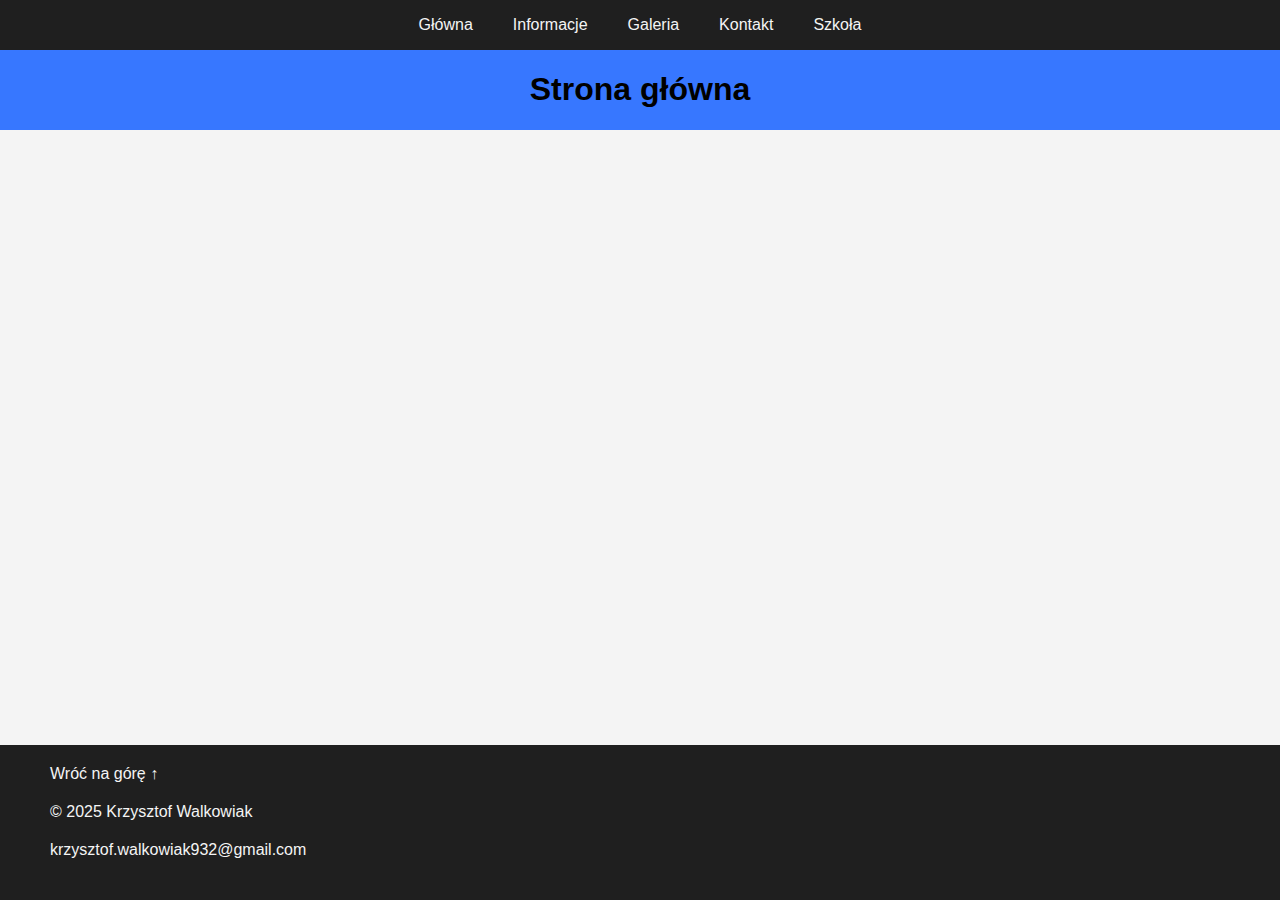
<file: index.html>
<!DOCTYPE html>
<html lang="pl">
<head>
    <meta charset="UTF-8">
    <meta name="viewport" content="width=device-width, initial-scale=1.0">
    <meta name="author" content="Krzysztof Walkowiak">
    <title>Strona główna</title>
    <link rel="stylesheet" href="style.css">
</head>
<body>
    <div class="container">
        <nav class="navbar">
            <label for="navbar-active" class="open-navbar">
                <svg xmlns="http://www.w3.org/2000/svg" height="32px" viewBox="0 -960 960 960" width="32px" fill="#e3e3e3"><path d="M120-240v-66.67h720V-240H120Zm0-206.67v-66.66h720v66.66H120Zm0-206.66V-720h720v66.67H120Z"/></svg>
            </label>
            <input type="checkbox" id="navbar-active">
            <label id="overlay" for="navbar-active"></label>
            <div class="linktainer">
                <label for="navbar-active" class="close-navbar">
                    <svg xmlns="http://www.w3.org/2000/svg" height="32px" viewBox="0 -960 960 960" width="32px" fill="#e3e3e3"><path d="m251.33-204.67-46.66-46.66L433.33-480 204.67-708.67l46.66-46.66L480-526.67l228.67-228.66 46.66 46.66L526.67-480l228.66 228.67-46.66 46.66L480-433.33 251.33-204.67Z"/></svg>
                </label>
                    <a href="index.html">Główna</a>
                    <a href="info.html">Informacje</a>
                    <a href="gallery.html">Galeria</a>
                    <a href="contact.html">Kontakt</a>
                    <a href="https://www.paderek-knurow.pl">Szkoła</a>
            </div>
        </nav>
        <header>
            <h1 class="header-h1">Strona główna</h1>
        </header>
        <main>

        </main>
        <footer>
                <p>
                    <a href="#top">Wróć na górę &uarr;</a>
                </p>
                <p>
                    &copy; 2025 Krzysztof Walkowiak
                </p>
                <p>
                    <a href="mailto:krzysztof.walkowiak932@gmail.com">krzysztof.walkowiak932@gmail.com</a>
                </p>
        </footer>
    </div>
</body>
<script src="script.js"></script>
</html>
</file>
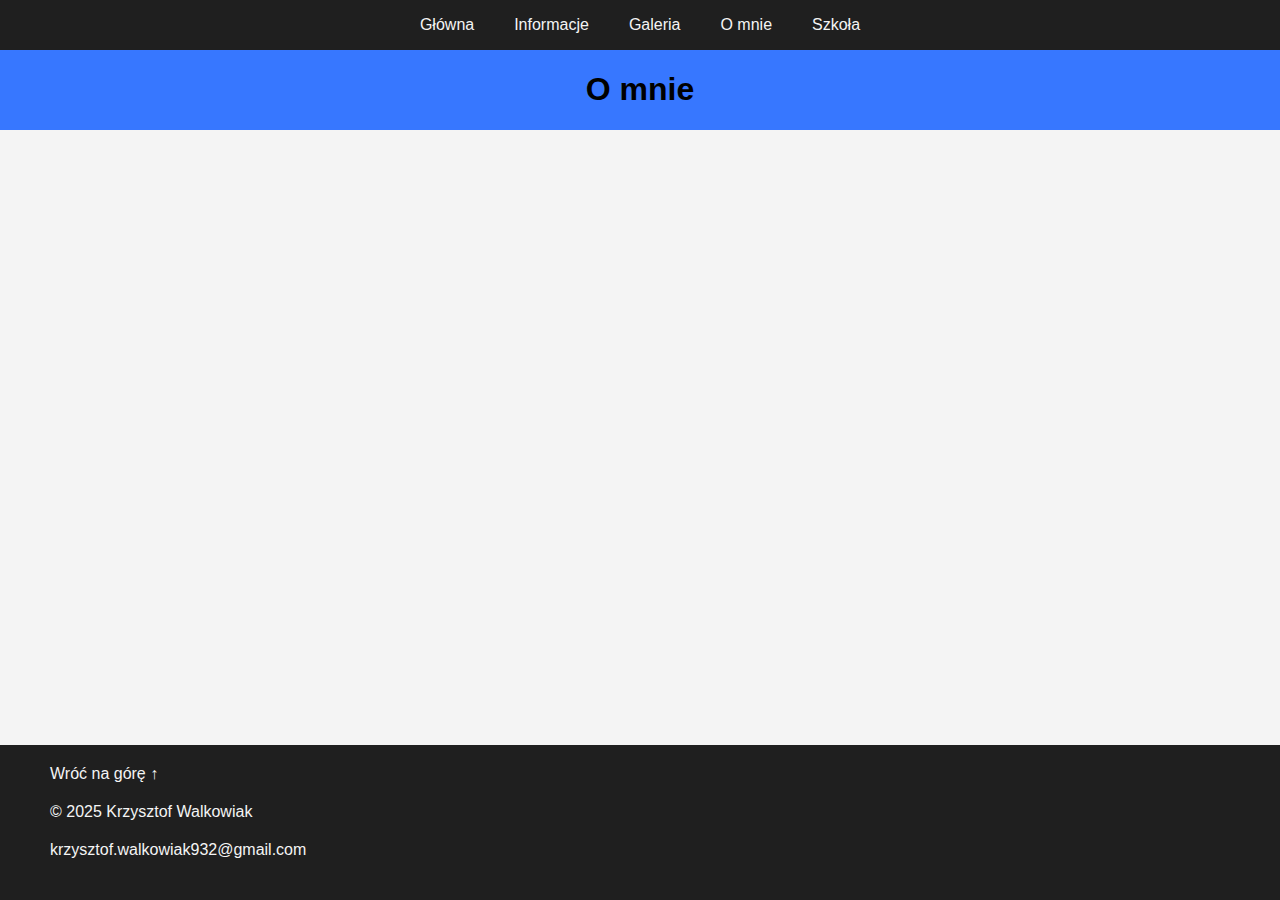
<file: about.html>
<!DOCTYPE html>
<html lang="pl">
<head>
    <meta charset="UTF-8">
    <meta name="viewport" content="width=device-width, initial-scale=1.0">
    <meta name="author" content="Krzysztof Walkowiak">
    <title>O mnie</title>
    <link rel="stylesheet" href="style.css">
</head>
<body>
    <div class="container">
        <nav class="navbar">
            <label for="navbar-active" class="open-navbar">
                <svg xmlns="http://www.w3.org/2000/svg" height="32px" viewBox="0 -960 960 960" width="32px" fill="#e3e3e3"><path d="M120-240v-66.67h720V-240H120Zm0-206.67v-66.66h720v66.66H120Zm0-206.66V-720h720v66.67H120Z"/></svg>
            </label>
            <input type="checkbox" id="navbar-active">
            <label id="overlay" for="navbar-active"></label>
            <div class="linktainer">
                <label for="navbar-active" class="close-navbar">
                    <svg xmlns="http://www.w3.org/2000/svg" height="32px" viewBox="0 -960 960 960" width="32px" fill="#e3e3e3"><path d="m251.33-204.67-46.66-46.66L433.33-480 204.67-708.67l46.66-46.66L480-526.67l228.67-228.66 46.66 46.66L526.67-480l228.66 228.67-46.66 46.66L480-433.33 251.33-204.67Z"/></svg>
                </label>
                    <a href="index.html">Główna</a>
                    <a href="info.html">Informacje</a>
                    <a href="gallery.html">Galeria</a>
                    <a href="about.html">O mnie</a>
                    <a href="https://www.paderek-knurow.pl">Szkoła</a>
            </div>
        </nav>
        <header>
            <h1 class="header-h1">O mnie</h1>
        </header>
        <main>

        </main>
        <footer>
                <p>
                    <a href="#top">Wróć na górę &uarr;</a>
                </p>
                <p>
                    &copy; 2025 Krzysztof Walkowiak
                </p>
                <p>
                    <a href="mailto:krzysztof.walkowiak932@gmail.com">krzysztof.walkowiak932@gmail.com</a>
                </p>
        </footer>
    </div>
</body>
<script src="script.js"></script>
</html>
</file>
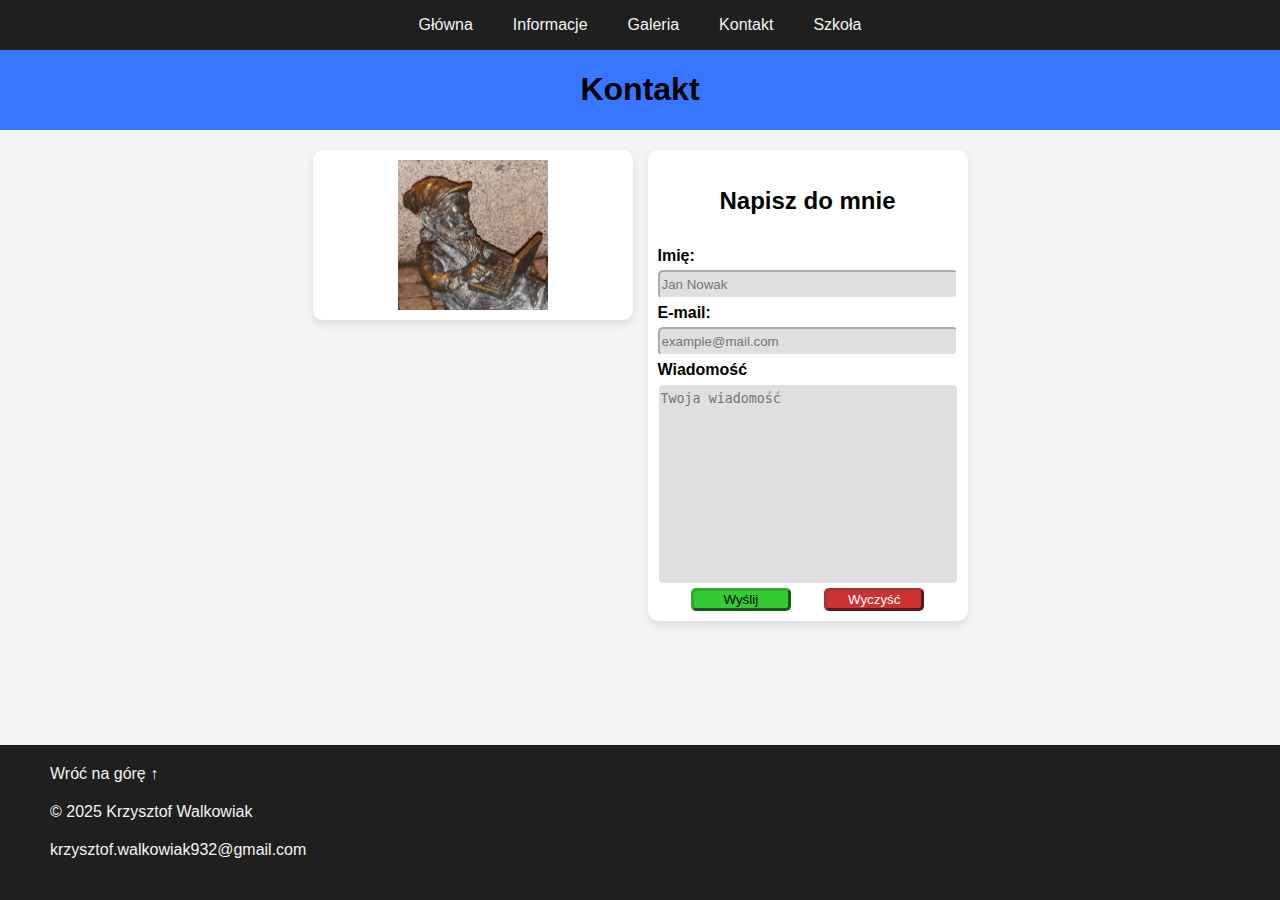
<file: contact.html>
<!DOCTYPE html>
<html lang="pl">
  <head>
    <meta charset="UTF-8" />
    <meta name="viewport" content="width=device-width, initial-scale=1.0" />
    <meta name="author" content="Krzysztof Walkowiak" />
    <title>Kontakt</title>
    <link rel="stylesheet" href="style.css" />
  </head>
  <body>
    <div class="container">
      <nav class="navbar">
        <label for="navbar-active" class="open-navbar">
          <svg
            xmlns="http://www.w3.org/2000/svg"
            height="32px"
            viewBox="0 -960 960 960"
            width="32px"
            fill="#e3e3e3"
          >
            <path
              d="M120-240v-66.67h720V-240H120Zm0-206.67v-66.66h720v66.66H120Zm0-206.66V-720h720v66.67H120Z"
            />
          </svg>
        </label>
        <input type="checkbox" id="navbar-active" />
        <label id="overlay" for="navbar-active"></label>
        <div class="linktainer">
          <label for="navbar-active" class="close-navbar">
            <svg
              xmlns="http://www.w3.org/2000/svg"
              height="32px"
              viewBox="0 -960 960 960"
              width="32px"
              fill="#e3e3e3"
            >
              <path
                d="m251.33-204.67-46.66-46.66L433.33-480 204.67-708.67l46.66-46.66L480-526.67l228.67-228.66 46.66 46.66L526.67-480l228.66 228.67-46.66 46.66L480-433.33 251.33-204.67Z"
              />
            </svg>
          </label>
          <a href="index.html">Główna</a>
          <a href="info.html">Informacje</a>
          <a href="gallery.html">Galeria</a>
          <a href="contact.html">Kontakt</a>
          <a href="https://www.paderek-knurow.pl" target="_blank">Szkoła</a>
        </div>
      </nav>
      <header>
        <h1 class="header-h1">Kontakt</h1>
      </header>
      <main>
        <div class="aboutainer">
          <img src="svgs/profile-pic.jpg" alt="Profilowe" height="150px">
        </div>
        <div class="contact-form">
          <form action="#">
            <legend><h2>Napisz do mnie</h2></legend>
            <label for="imie">Imię: </label>
            <input type="text" id="imie" name="imie" placeholder="Jan Nowak" />
            <label for="e-mail">E-mail: </label>
            <input
              type="email"
              id="e-mail"
              name="e-mail"
              placeholder="example@mail.com"
            />
            <label for="messeage">Wiadomość</label>
            <textarea
              name="messeage"
              id="text"
              placeholder="Twoja wiadomość"
            ></textarea>
            <div class="buttons">
              <input type="submit" id="submit" value="Wyślij" />
              <input type="reset" id="reset" value="Wyczyść" />
            </div>
          </form>
        </div>
        <div class="tabtainer">
          <table>
            <thead>
              <tr>
                <th>Imię</th>
                <th>E-mail</th>
                <th>Wiadomość</th>
              </tr>
            </thead>
            <tbody id="display-table">
            </tbody>
          </table>
        </div>
      </main>
      <footer>
        <p>
          <a href="#top">Wróć na górę &uarr;</a>
        </p>
        <p>&copy; 2025 Krzysztof Walkowiak</p>
        <p>
          <a href="mailto:krzysztof.walkowiak932@gmail.com"
            >krzysztof.walkowiak932@gmail.com</a
          >
        </p>
      </footer>
    </div>
  </body>
  <script src="script.js"></script>
</html>
</file>
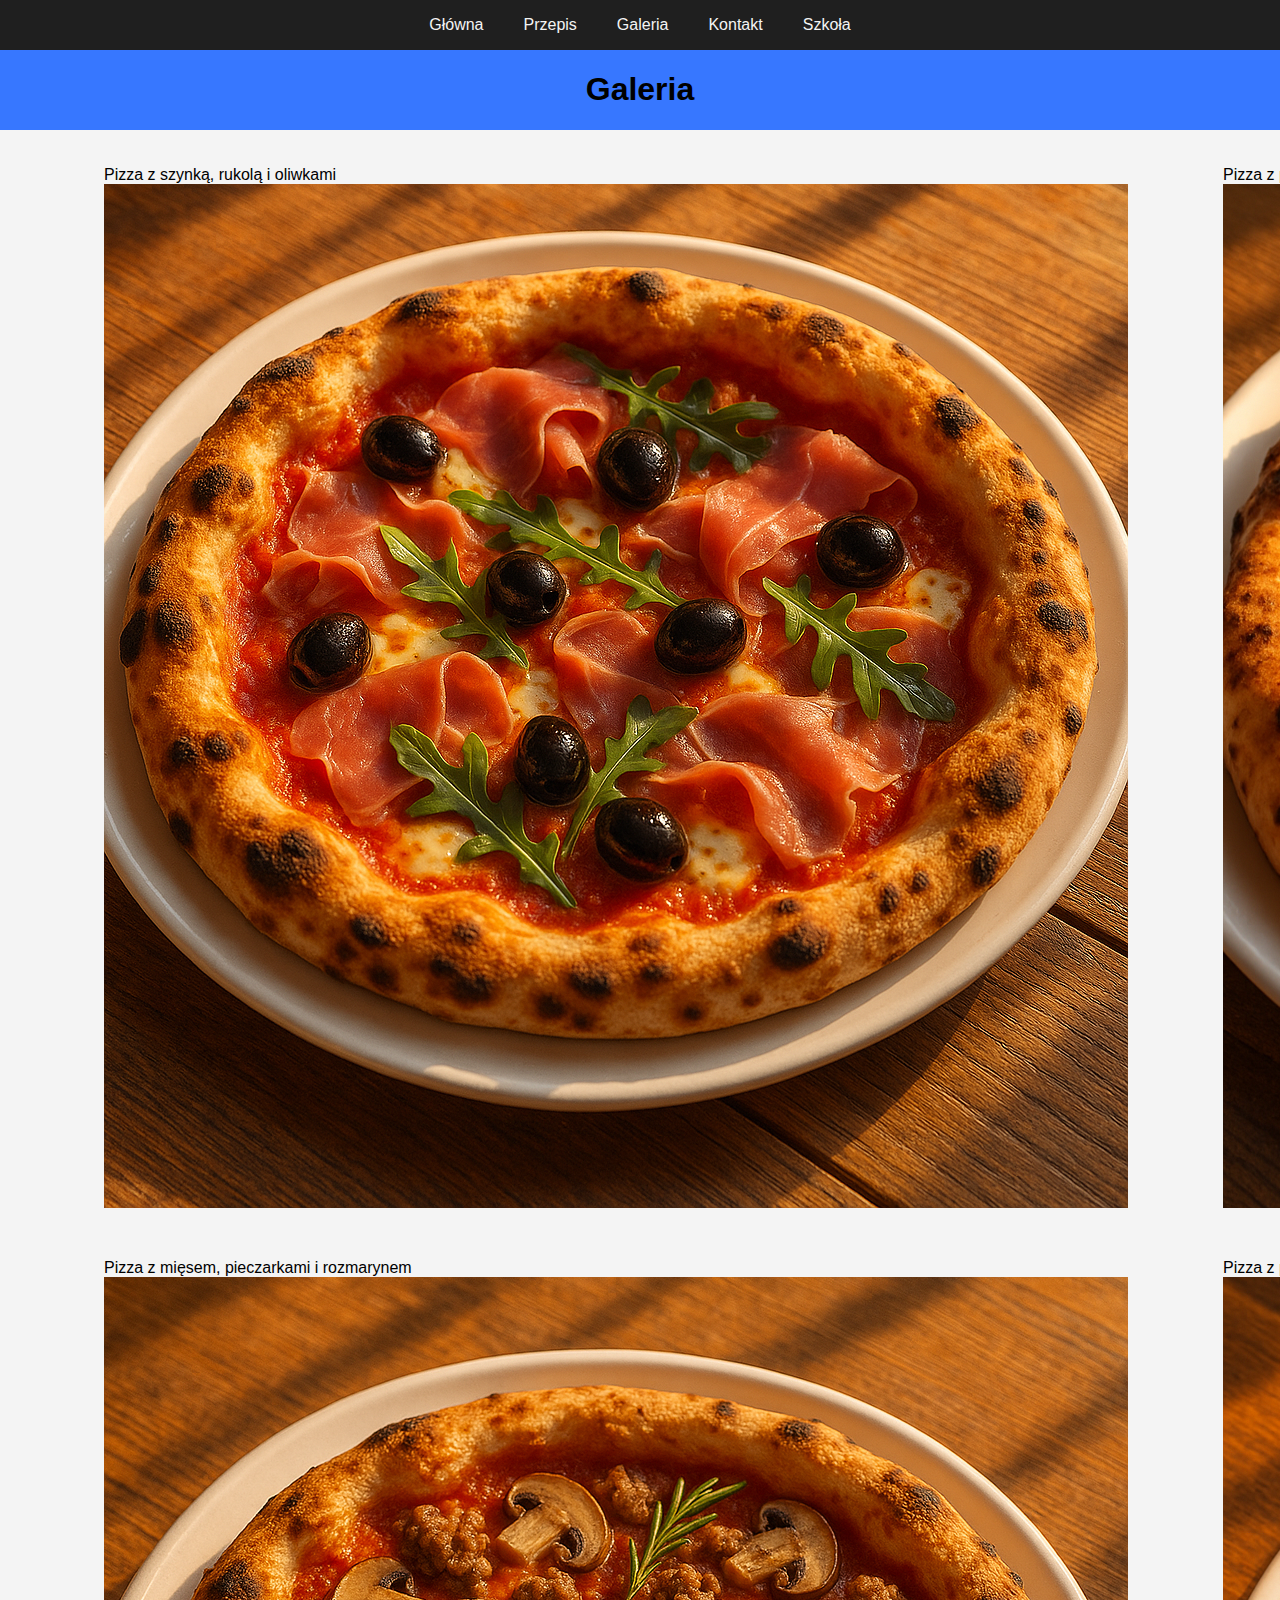
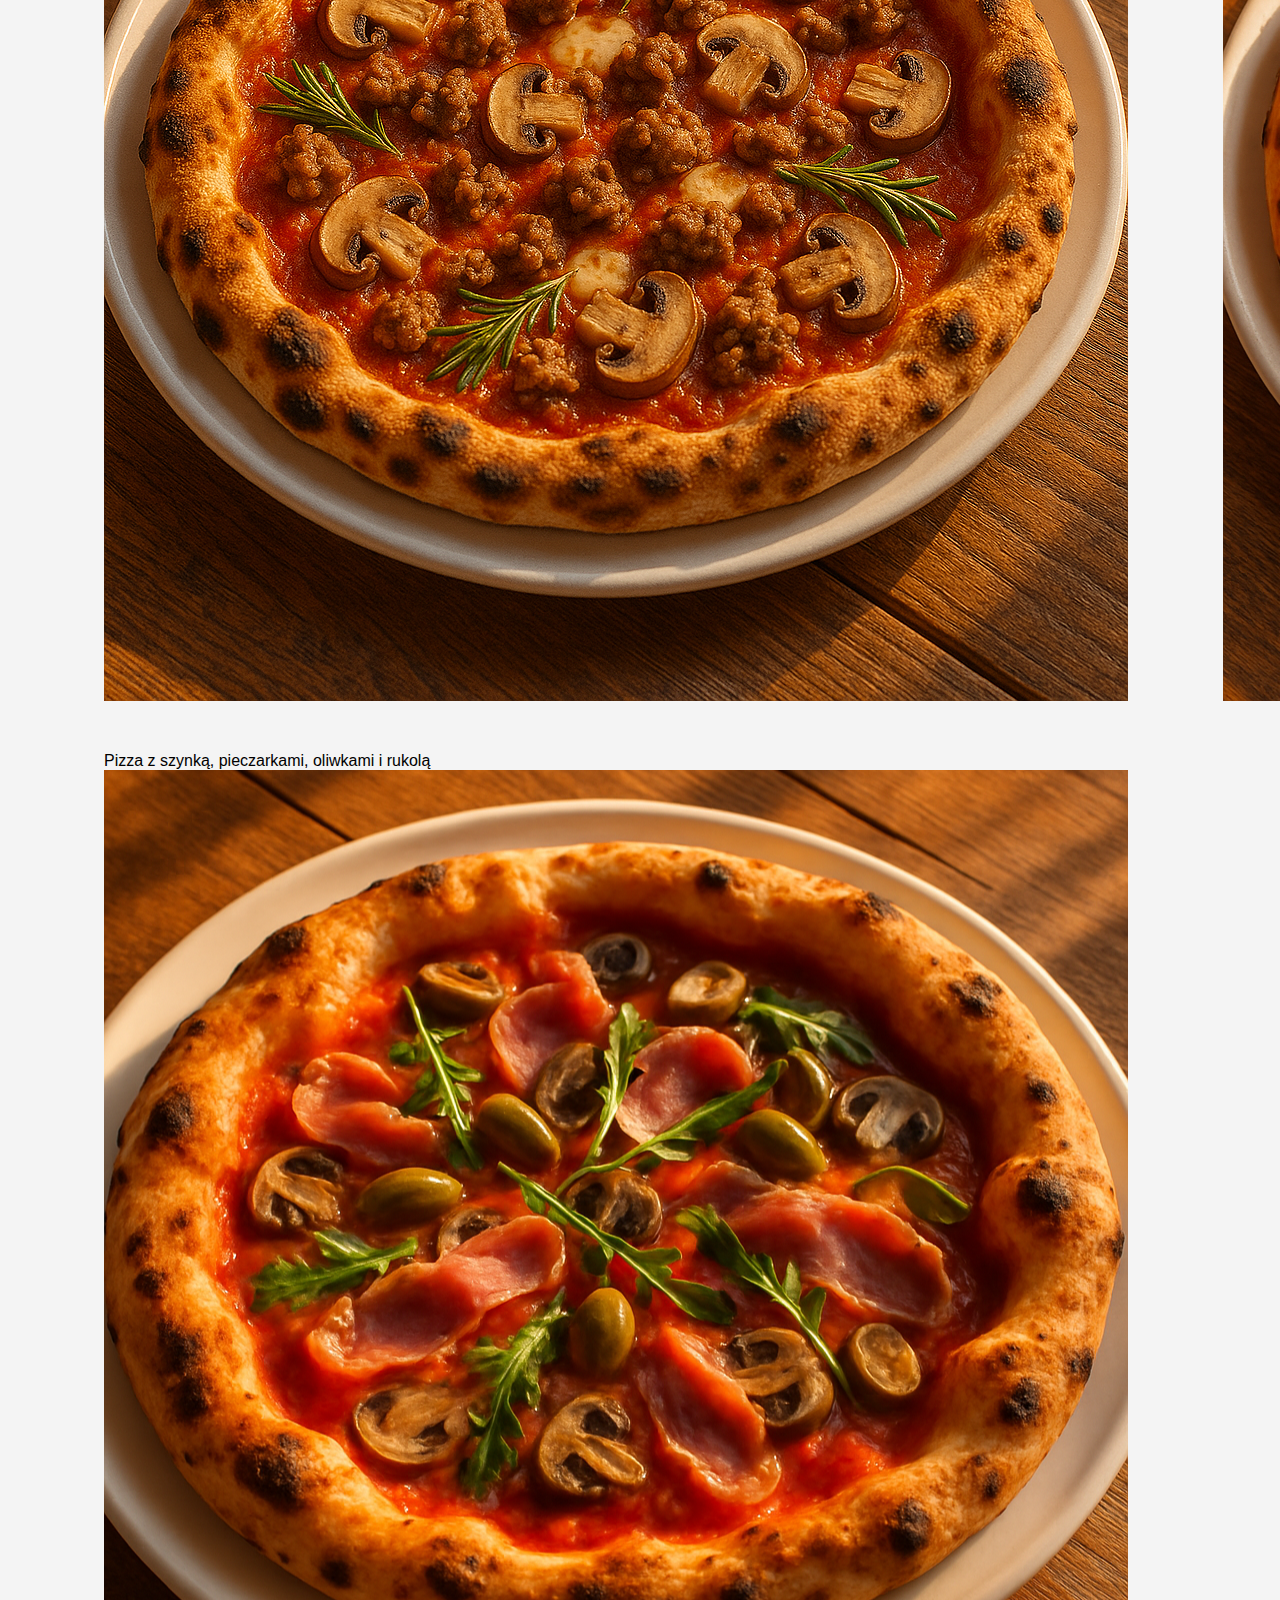
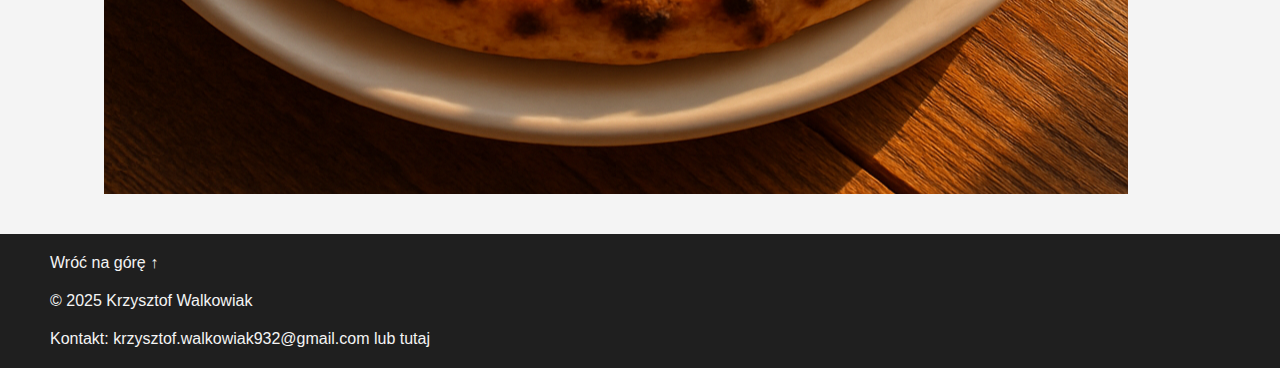
<file: gallery.html>
<!DOCTYPE html>
<html lang="pl">
  <head>
    <meta charset="UTF-8" />
    <meta name="viewport" content="width=device-width, initial-scale=1.0" />
    <meta name="author" content="Krzysztof Walkowiak" />
    <title>Galeria</title>
    <link rel="stylesheet" href="style.css" />
  </head>
  <body>
    <div class="container">
      <nav class="navbar">
        <label for="navbar-active" class="open-navbar">
          <svg
            xmlns="http://www.w3.org/2000/svg"
            height="32px"
            viewBox="0 -960 960 960"
            width="32px"
            fill="#e3e3e3"
          >
            <path
              d="M120-240v-66.67h720V-240H120Zm0-206.67v-66.66h720v66.66H120Zm0-206.66V-720h720v66.67H120Z"
            />
          </svg>
        </label>
        <input type="checkbox" id="navbar-active" />
        <label id="overlay" for="navbar-active"></label>
        <div class="linktainer">
          <label for="navbar-active" class="close-navbar">
            <svg
              xmlns="http://www.w3.org/2000/svg"
              height="32px"
              viewBox="0 -960 960 960"
              width="32px"
              fill="#e3e3e3"
            >
              <path
                d="m251.33-204.67-46.66-46.66L433.33-480 204.67-708.67l46.66-46.66L480-526.67l228.67-228.66 46.66 46.66L526.67-480l228.66 228.67-46.66 46.66L480-433.33 251.33-204.67Z"
              />
            </svg>
          </label>
          <a href="index.html">Główna</a>
          <a href="info.html">Przepis</a>
          <a href="gallery.html">Galeria</a>
          <a href="contact.html">Kontakt</a>
          <a href="https://www.paderek-knurow.pl">Szkoła</a>
        </div>
      </nav>
      <header class="page-header">
        <h1>Galeria</h1>
      </header>
      <main class="main-gallery">
        <figure class="fig-gallery" id="fig1">
          <figcaption class="figcap-gallery">
            Pizza z szynką, rukolą i oliwkami
          </figcaption>
          <img
            src="imgs/pizza_img_3.png"
            alt="Pizza z szynką, rukolą i oliwkami"
            class="img-gallery"
            id="gallery-img1"
          />
        </figure>
        <figure class="fig-gallery" id="fig2">
          <figcaption class="figcap-gallery">
            Pizza z pomidorkami i bazylią
          </figcaption>
          <img
            src="imgs/pizza_img_4.png"
            alt="Pizza z pomidorkami i bazylią"
            class="img-gallery"
            id="gallery-img2"
          />
        </figure>
        <figure class="fig-gallery" id="fig3">
          <figcaption class="figcap-gallery">
            Pizza z mięsem, pieczarkami i rozmarynem
          </figcaption>
          <img
            src="imgs/pizza_img_5.png"
            alt="Pizza z mięsem, pieczarkami i rozmarynem"
            class="img-gallery"
            id="gallery-img3"
          />
        </figure>
        <figure class="fig-gallery" id="fig4">
          <figcaption class="figcap-gallery">
            Pizza z pieczarkami i pietruszką
          </figcaption>
          <img
            src="imgs/pizza_img_6.png"
            alt="Pizza z pieczarkami i pietruszką"
            class="img-gallery"
            id="gallery-img4"
          />
        </figure>
        <figure class="fig-gallery" id="fig5">
          <figcaption class="figcap-gallery">
            Pizza z szynką, pieczarkami, oliwkami i rukolą
          </figcaption>
          <img
            src="imgs/pizza_img_7.png"
            alt="Pizza z szynką, pieczarkami, oliwkami i rukolą"
            class="img-gallery"
            id="gallery-img5"
          />
        </figure>
      </main>
      <footer>
        <p>
          <a href="#top">Wróć na górę &uarr;</a>
        </p>
        <p>&copy; 2025 Krzysztof Walkowiak</p>
        <p>
          Kontakt:
          <a href="mailto:krzysztof.walkowiak932@gmail.com" class="contact-link"
            >krzysztof.walkowiak932@gmail.com</a
          >
          lub <a href="contact.html" class="contact-link">tutaj</a>
        </p>
      </footer>
    </div>
    <script src="script.js"></script>
  </body>
</html>
</file>
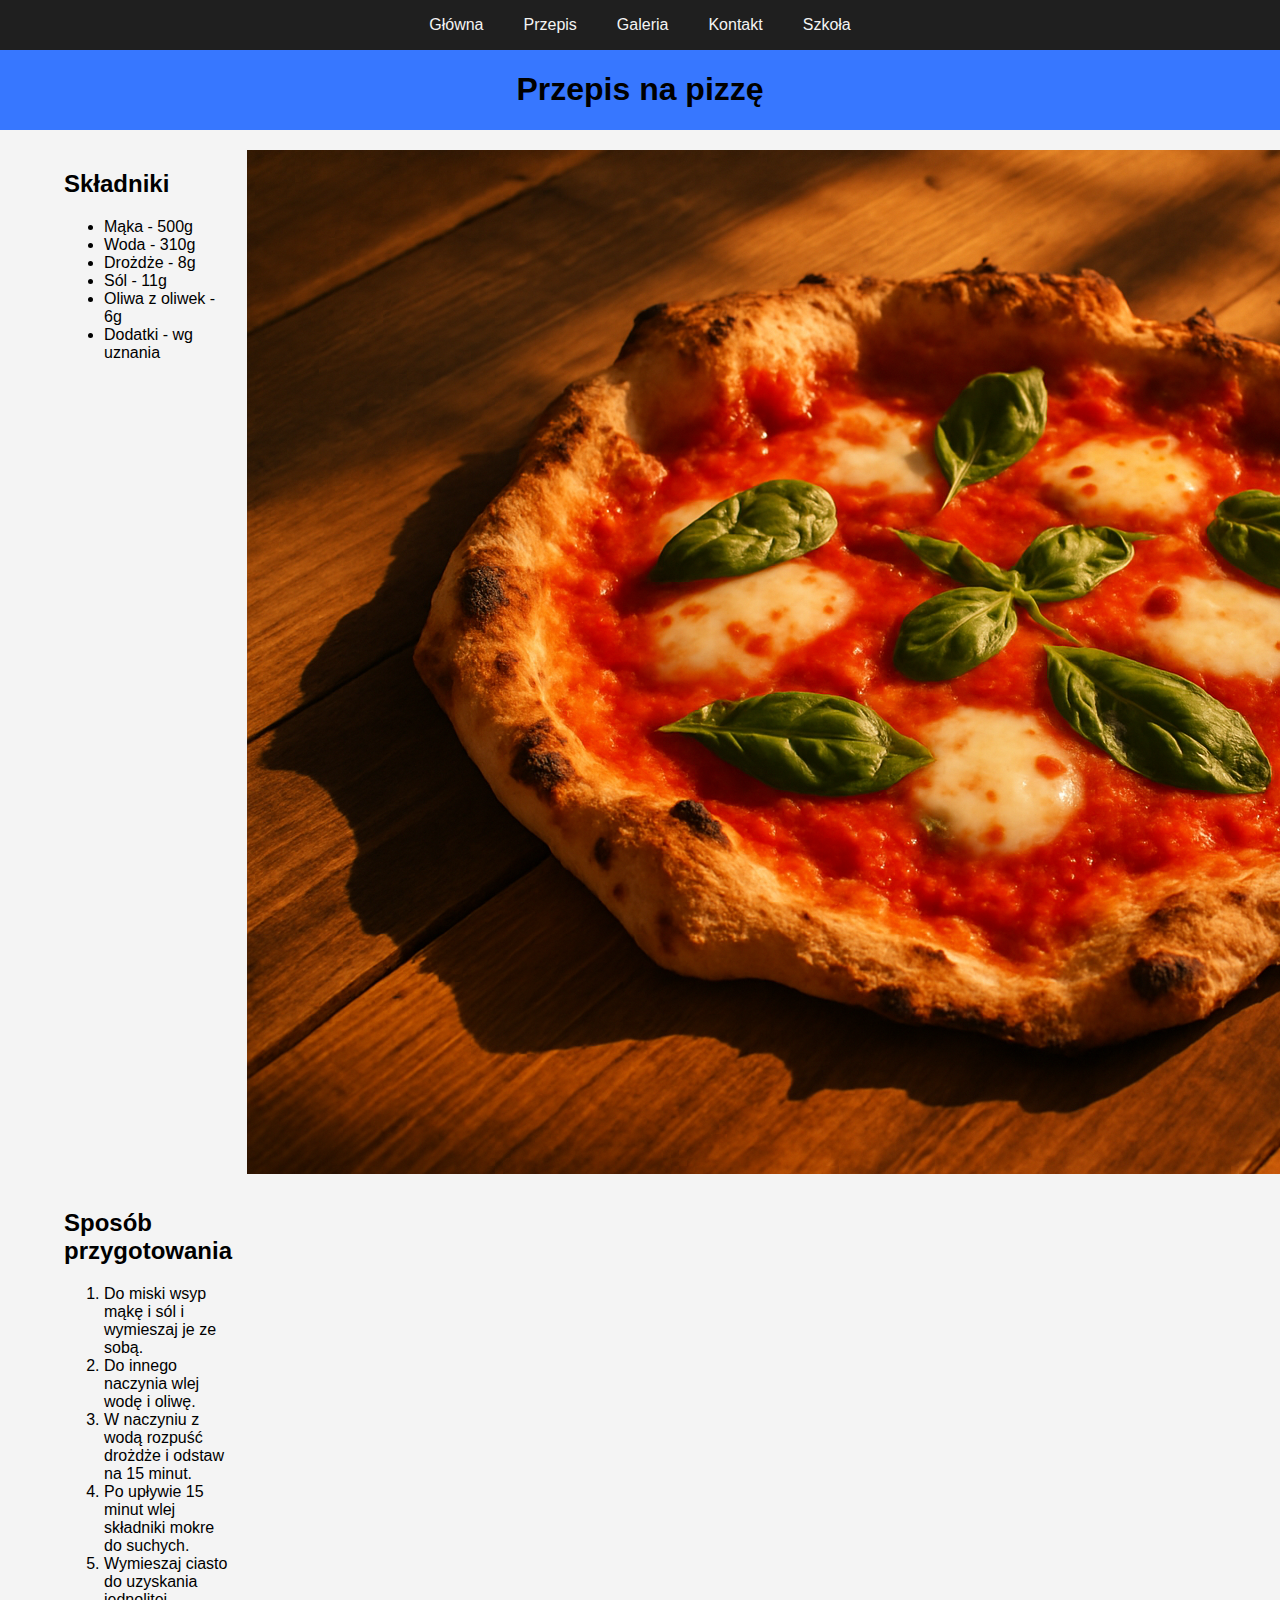
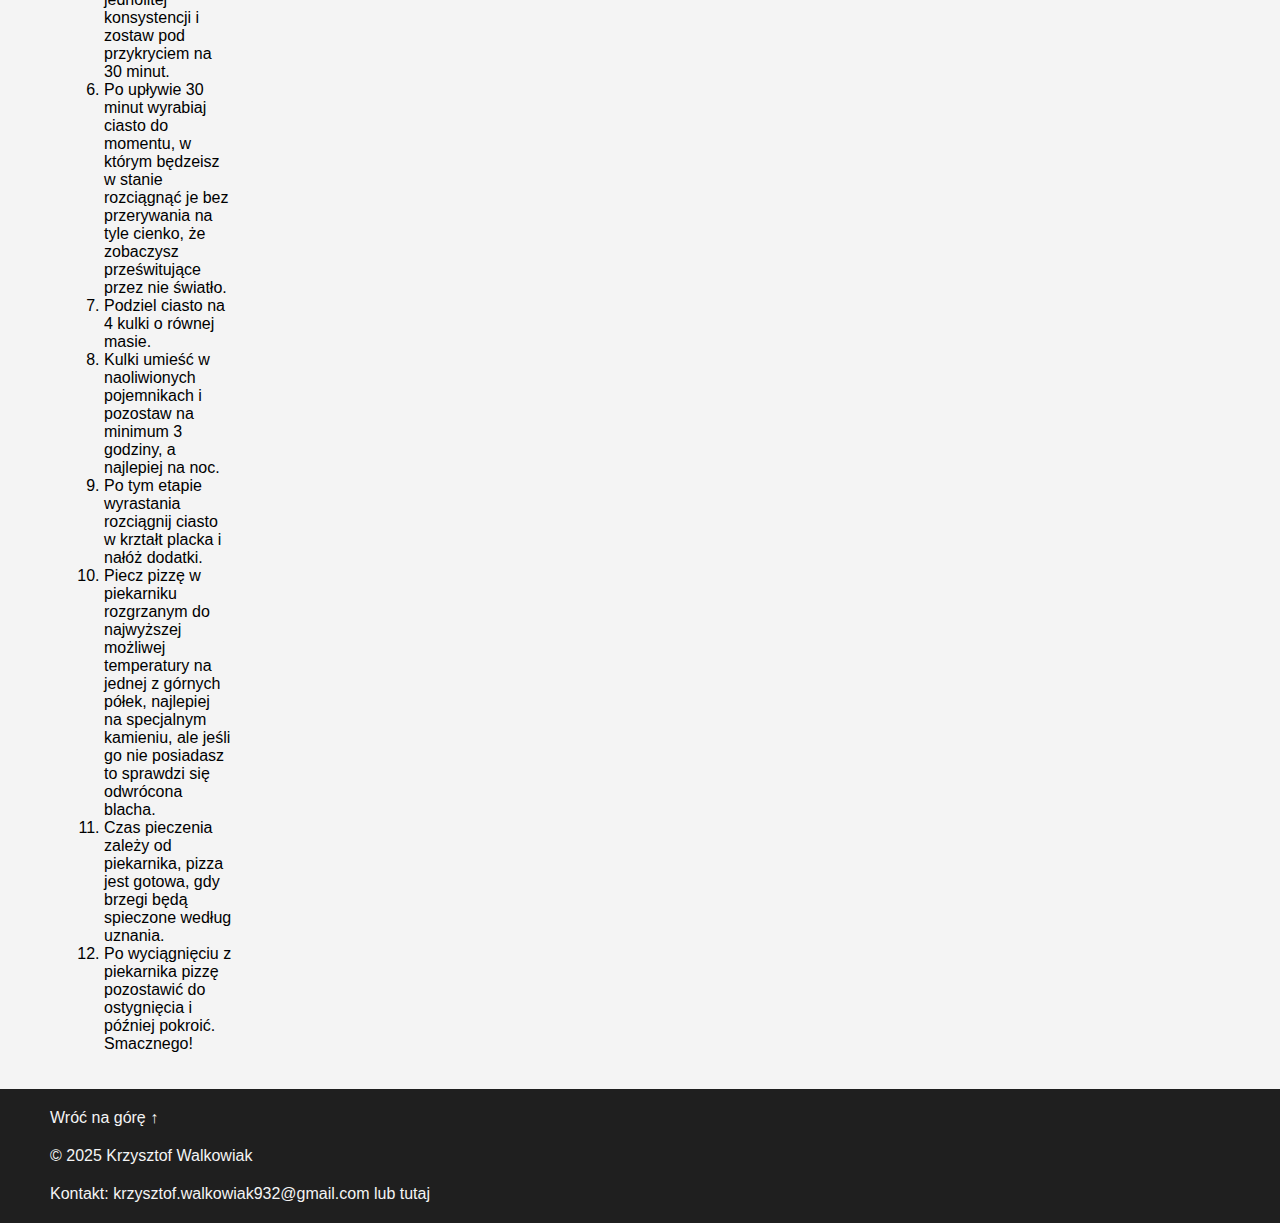
<file: info.html>
<!DOCTYPE html>
<html lang="pl">
  <head>
    <meta charset="UTF-8" />
    <meta name="viewport" content="width=device-width, initial-scale=1.0" />
    <meta name="author" content="Krzysztof Walkowiak" />
    <title>Przepis</title>
    <link rel="stylesheet" href="style.css" />
  </head>
  <body>
    <div class="container">
      <nav class="navbar">
        <label for="navbar-active" class="open-navbar">
          <svg
            xmlns="http://www.w3.org/2000/svg"
            height="32px"
            viewBox="0 -960 960 960"
            width="32px"
            fill="#e3e3e3"
          >
            <path
              d="M120-240v-66.67h720V-240H120Zm0-206.67v-66.66h720v66.66H120Zm0-206.66V-720h720v66.67H120Z"
            />
          </svg>
        </label>
        <input type="checkbox" id="navbar-active" />
        <label id="overlay" for="navbar-active"></label>
        <div class="linktainer">
          <label for="navbar-active" class="close-navbar">
            <svg
              xmlns="http://www.w3.org/2000/svg"
              height="32px"
              viewBox="0 -960 960 960"
              width="32px"
              fill="#e3e3e3"
            >
              <path
                d="m251.33-204.67-46.66-46.66L433.33-480 204.67-708.67l46.66-46.66L480-526.67l228.67-228.66 46.66 46.66L526.67-480l228.66 228.67-46.66 46.66L480-433.33 251.33-204.67Z"
              />
            </svg>
          </label>
          <a href="index.html">Główna</a>
          <a href="info.html">Przepis</a>
          <a href="gallery.html">Galeria</a>
          <a href="contact.html">Kontakt</a>
          <a href="https://www.paderek-knurow.pl">Szkoła</a>
        </div>
      </nav>
      <header class="page-header">
        <h1>Przepis na pizzę</h1>
      </header>
      <main class="main-info">
        <article id="ingredients">
          <h2 id="ingredients-header">Składniki</h2>
          <ul id="ingredients-list">
            <li>Mąka - 500g</li>
            <li>Woda - 310g</li>
            <li>Drożdże - 8g</li>
            <li>Sól - 11g</li>
            <li>Oliwa z oliwek - 6g</li>
            <li>Dodatki - wg uznania</li>
          </ul>
        </article>
        <img src="imgs/pizza_img_2.png" alt="Pizza" id="pizza-img2" />
        <article id="instructions">
          <h2 id="instructions-header">Sposób przygotowania</h2>
          <ol id="steps">
            <li>Do miski wsyp mąkę i sól i wymieszaj je ze sobą.</li>
            <li>Do innego naczynia wlej wodę i oliwę.</li>
            <li>W naczyniu z wodą rozpuść drożdże i odstaw na 15 minut.</li>
            <li>Po upływie 15 minut wlej składniki mokre do suchych.</li>
            <li>
              Wymieszaj ciasto do uzyskania jednolitej konsystencji i zostaw pod
              przykryciem na 30 minut.
            </li>
            <li>
              Po upływie 30 minut wyrabiaj ciasto do momentu, w którym będzeisz
              w stanie rozciągnąć je bez przerywania na tyle cienko, że
              zobaczysz prześwitujące przez nie światło.
            </li>
            <li>Podziel ciasto na 4 kulki o równej masie.</li>
            <li>
              Kulki umieść w naoliwionych pojemnikach i pozostaw na minimum 3
              godziny, a najlepiej na noc.
            </li>
            <li>
              Po tym etapie wyrastania rozciągnij ciasto w krztałt placka i
              nałóż dodatki.
            </li>
            <li>
              Piecz pizzę w piekarniku rozgrzanym do najwyższej możliwej
              temperatury na jednej z górnych półek, najlepiej na specjalnym
              kamieniu, ale jeśli go nie posiadasz to sprawdzi się odwrócona
              blacha.
            </li>
            <li>
              Czas pieczenia zależy od piekarnika, pizza jest gotowa, gdy brzegi
              będą spieczone według uznania.
            </li>
            <li>
              Po wyciągnięciu z piekarnika pizzę pozostawić do ostygnięcia i
              później pokroić. Smacznego!
            </li>
          </ol>
        </article>
      </main>
      <footer>
        <p>
          <a href="#top">Wróć na górę &uarr;</a>
        </p>
        <p>&copy; 2025 Krzysztof Walkowiak</p>
        <p>
          Kontakt:
          <a href="mailto:krzysztof.walkowiak932@gmail.com" class="contact-link"
            >krzysztof.walkowiak932@gmail.com</a
          >
          lub <a href="contact.html" class="contact-link">tutaj</a>
        </p>
      </footer>
    </div>
    <script src="script.js"></script>
  </body>
</html>
</file>
<file: style.css>
:root {
  --color-1: #1f1f1f;
  --color-2: #3777ff;
  --accent-color: #0a0a0a;
  --text-color: #f4f4f4;
}
html,
body,
.container {
  height: 100%;
  margin: 0;
  padding: 0;
  display: flex;
  flex-direction: column;
}
body {
  background-color: #f4f4f4;
  font-family: "Trebuchet MS", "Lucida Sans Unicode", "Lucida Grande",
    "Lucida Sans", Arial, sans-serif;
}
nav {
  height: 50px;
  width: 100%;
  background-color: var(--color-1);
  display: flex;
  justify-content: flex-start;
  align-items: center;
}
.linktainer {
  height: 50px;
  width: 100%;
  display: flex;
  flex-direction: row;
  justify-content: center;
  align-items: center;
}
nav a {
  height: 100%;
  padding: 0 20px;
  display: flex;
  justify-content: center;
  align-items: center;
  text-decoration: none;
  color: var(--text-color);
  transition: background-color 0.25s;
}
nav a:hover {
  background-color: var(--accent-color);
}
nav svg {
  fill: var(--text-color);
}
#navbar-active {
  display: none;
}
.open-navbar,
.close-navbar {
  display: none;
}
@media (max-width: 480px) {
  .linktainer {
    flex-direction: column;
    align-items: flex-start;
    justify-content: flex-start;

    position: fixed;
    top: 0;
    left: -100%;
    z-index: 10;
    height: 100%;
    width: 180px;

    background-color: var(--color-1);
    box-shadow: 5px 0 5px rgba(0, 0, 0, 0.25);
    transition: 0.3s ease-in-out;
  }
  nav a {
    box-sizing: border-box;
    height: auto;
    width: 100%;
    padding: 15px 25px;
    justify-content: flex-start;
  }
  .open-navbar,
  .close-navbar {
    padding: 15px 19px;
    display: block;
  }
  #navbar-active:checked ~ .linktainer {
    left: 0;
  }
  #navbar-active:checked ~ #overlay {
    height: 100%;
    width: 100%;
    position: fixed;
    top: 0;
    right: 0;
    z-index: 9;
  }
  main {
    flex-grow: 1;
    max-width: 90vw;
    margin: 20px auto;
    display: grid;
    grid-template-areas: 
    "about"
    "form"
    "table";
    gap: 15px;
  }
}
header {
  display: flex;
  justify-content: center;
  align-items: center;
  background-color: var(--color-2);
}
main {
  flex-grow: 1;
  max-width: 90vw;
  margin: 20px auto;
  display: grid;
  grid-template-areas: 
  "about form"
  "table table";
  gap: 15px;
}
.aboutainer {
  grid-area: about;
  background-color: #fff;
  padding: 10px;
  display: flex;
  height: fit-content;
  width: 300px;
  flex-direction: column;
  justify-content: center;
  align-items: center;
  border-radius: 10px;
  box-shadow: 0px 4px 10px #0000001a;
}
form > * {
  box-sizing: border-box;
  line-height: 1.75;
}
.contact-form {
  grid-area: form;
  background-color: #fff;
  padding: 10px;
  display: flex;
  height: fit-content;
  width: 300px;
  flex-direction: column;
  justify-content: center;
  align-items: center;
  border-radius: 10px;
  box-shadow: 0px 4px 10px #0000001a;
}
.contact-form legend {
  display: flex;
  justify-content: center;
}
.contact-form label {
  display: flex;
  font-weight: bold;
  justify-content: flex-start;
}
.contact-form textarea {
  resize: none;
  height: 200px;
}
.contact-form input,
.contact-form textarea {
  width: 100%;
  align-self: center;
  background-color: #dfdfdf;
  border-color: white;
  border-radius: 5px;
}
.contact-form input:focus,
.contact-form textarea:focus {
  border-color: #1f1f1f;
  outline: none;
  background-color: #fff;
}
.buttons {
  display: flex;
  flex-direction: row;
  justify-content: space-evenly;
  width: 100%;
  min-width: 300px;
}
.buttons input {
  max-width: 100px;
}
.buttons input[type="submit"] {
  color: #000;
  background-color: #3c3;
  border-color: #3a3;
  border-width: 3px;
  transition: background-color 0.25s;
}
.buttons input[type="submit"]:hover {
  background-color: #1d1;
}
.buttons input[type="reset"] {
  color: #fff;
  background-color: #c33;
  border-color: #a33;
  border-width: 3px;
  transition: background-color 0.25s;
}
.buttons input[type="reset"]:hover {
  background-color: #d11;
}
.buttons input:hover {
  cursor: pointer;
}
.tabtainer {
  grid-area: table;
  background-color: #fff;
  padding: 10px;
  height: auto;
  width: 100%;
  display: none;
  flex-direction: column;
  justify-content: center;
  align-items: center;
  border-radius: 10px;
  box-shadow: 0px 4px 10px #0000001a;
  overflow-x: auto;
}
table {
  border-collapse: collapse;
}
th {
  background-color: #555;
  color: var(--text-color);
  padding: 8px 12px;
}
td {
  padding: 8px 12px;
}
.text-td {
  max-width:300px;
  overflow-wrap: break-word;
}
tr:nth-child(odd) {
  background-color: #eee;
}
tr:nth-child(even) {
  background-color: #ccc;
}
table tr:first-child th:first-child {
  border-top-left-radius: 10px;
}
table tr:first-child th:last-child {
  border-top-right-radius: 10px;
}
table tr:last-child td:first-child {
  border-bottom-left-radius: 10px;
}
table tr:last-child td:last-child {
  border-bottom-right-radius: 10px;
}
footer {
  max-height: 15%;
  width: 100%;
  padding: 10px 0px;
  display: flex;
  flex-grow: 1;
  flex-direction: column;
  justify-content: flex-start;
  background-color: var(--color-1);
  color: var(--text-color);
}
footer p {
  margin: 10px 50px;
}
footer a {
  text-decoration: none;
  color: var(--text-color);
}
footer a:hover {
  text-decoration: underline;
}
</file>
